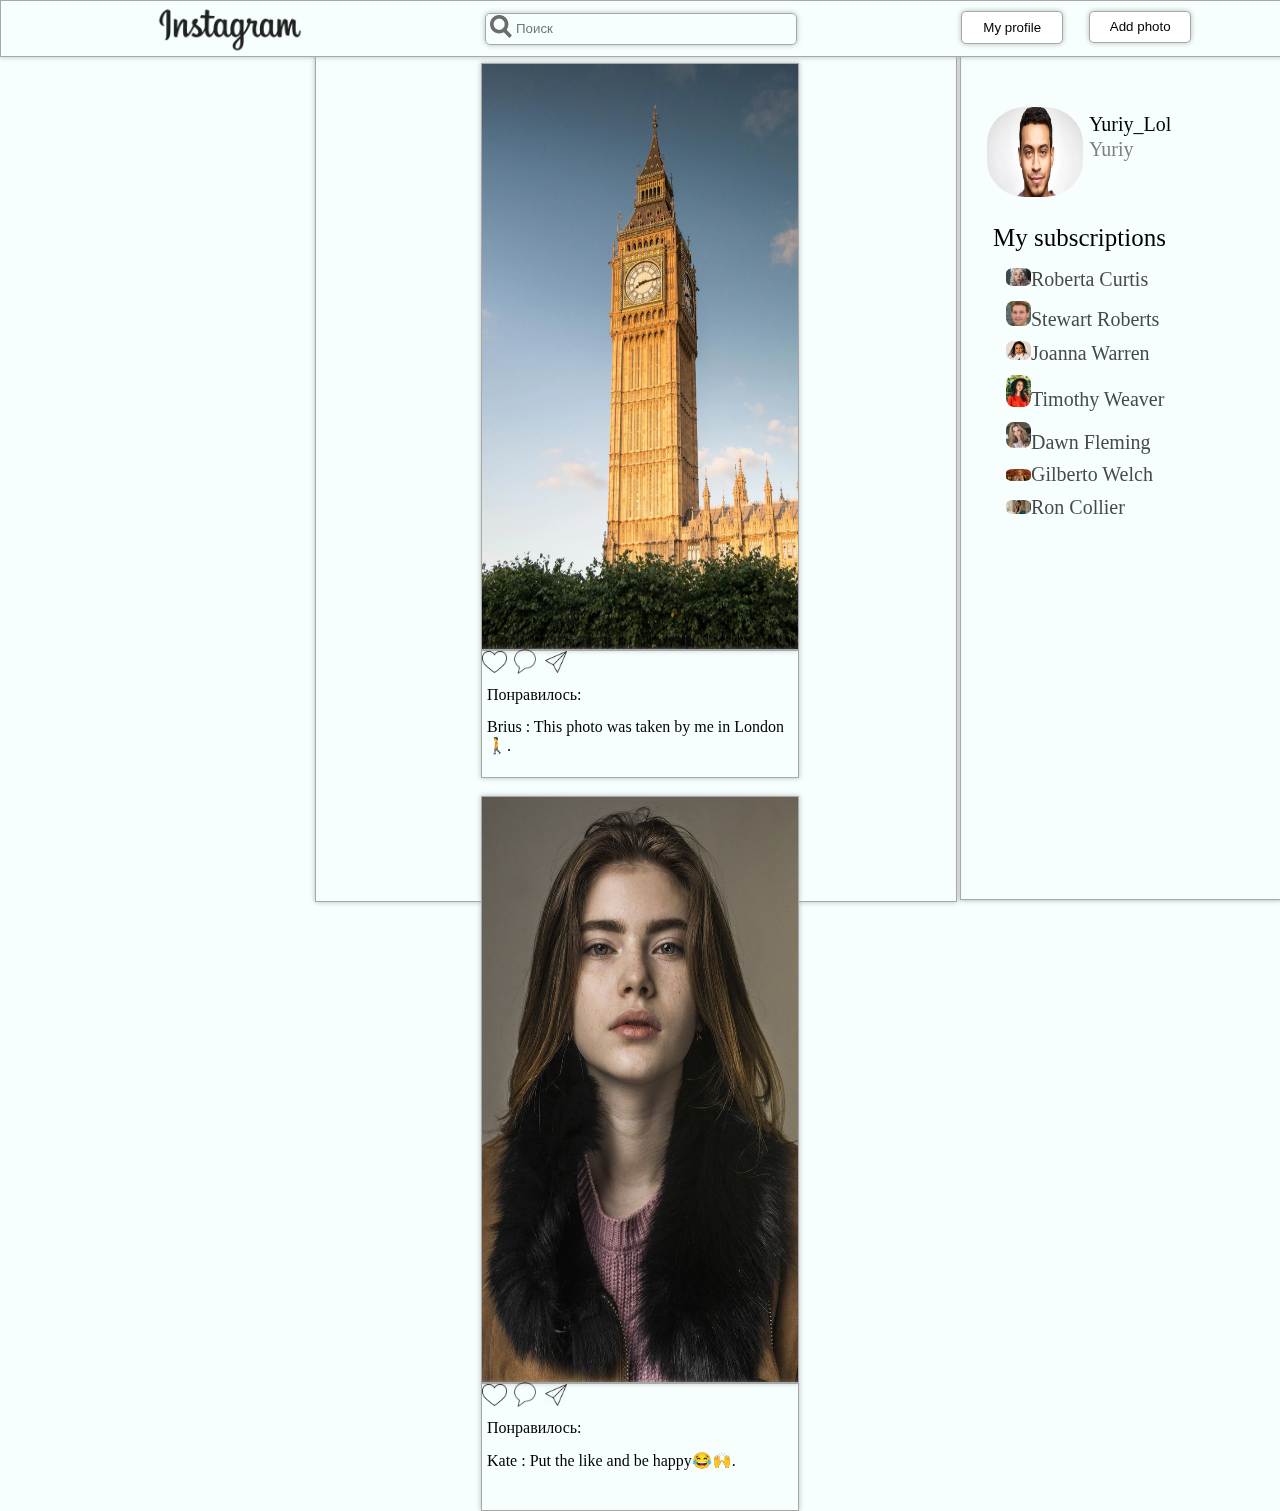
<file: index.HTML>
<!DOCTYPE html>
<html lang="en">
<head>
    <meta charest='UTF-8'>
    <title>Instagram</title>
        <link rel="stylesheet" href='styleLike.css'>
        <link rel="shortcut icon" href="pictureForProject/Instagram_icon.png" type="image/x-icon">
</head>
<body>
  <div id="header">
    <img src="pictureForProject/Instagramlogo.png" id="instaLogo">
    <input type="text" id="search" placeholder="Поиск">
    <button id="btnBackProfile">My profile</button>
    <button id="btnAddPhoto">Add photo</button>
  </div>
  <div id="modal" class="myModal">
    <div id="modal-content">
      <p id="close">&times;</p>
      <p id="inModalTitle">Do you want added post?</p>
      <input type="text" id="addNameUser" placeholder="User name">
      <textarea type="text" id="textareaInModal" placeholder="Enter text about your post"></textarea>
      <p id="error"></p>
      <button id="inModalSend">Send</button>
    </div>
  </div>

  <!-- блок с профилем -->

  <div id="profileBlock">
    <img src="pictureForProject/photoUser.jpeg" id="photoUser" alt="Photo User">
    <p id="nickUser">Yuriy_Lol</p>
    <p id="nameUser">Yuriy</p>
    <p id="mySubscriptions">My subscriptions</p>
    <ul id="subscriptionsPeople">
      <li><img src="pictureForProject/userPhoto1.jpg" width="25px">Roberta Curtis</li>
      <li><img src="pictureForProject/userPhoto2.jpg" width="25px">Stewart Roberts</li>
      <li><img src="pictureForProject/userPhoto3.jpg" width="25px">Joanna Warren</li>
      <li><img src="pictureForProject/userPhoto4.jpeg" width="25px">Timothy Weaver</li>
      <li><img src="pictureForProject/userPhoto5.jpg" width="25px">Dawn Fleming</li>
      <li><img src="pictureForProject/userPhoto6.jpg" width="25px">Gilberto Welch</li>
      <li><img src="pictureForProject/userPhoto7.jpg" width="25px">Ron Collier</li>
    </ul>
  </div>

  <!-- ---------------------------------------------------------------------->

  <div id="border"></div>

<!-- Добавляю новый пост -->

  <div id="addWindow">
    <img src="pictureForProject/InstagramHeart.png" id="addInstagramHert">
    <img src="pictureForProject/newPhoto1.jpg" id="addImgInWindow" alt="photo post">
    </div> 
     <div id="addWindowTwo">
       <img src='pictureForProject/like.png' id="addLikeBtn">
       <img src="pictureForProject/comment.png" id="addCommentBtn">
       <img src="pictureForProject/share.png" id="addShareBtn">
       <p id="addWholiked">Понравилось:</p>
        <p id="addInfoPost"></p>
  </div>
      
<!-- ------------------------------------------------------------------------ -->
   
  <div class="window">
      <img src="pictureForProject/InstagramHeart.png" class="instagramHert">
      <img src="pictureForProject/photo.jpeg" class="imgInWindow" alt="photo post">
      </div> 
       <div class="windowTwo">
         <img src='pictureForProject/like.png' id="likeBtn">
         <img src="pictureForProject/comment.png" id="commentBtn">
         <img src="pictureForProject/share.png" id="shareBtn">
         <p id="wholiked">Понравилось:</p>
          <p id="user">Brius : This photo was taken by me in London🚶.</p>
        </div>
        
        <br>

        <div class="window">
          <img src="pictureForProject/InstagramHeart.png" class="instagramHert">
          <img src="pictureForProject/photoGirl.jpg" class="imgInWindow" alt="photo post">
          </div> 
           <div class="windowTwo">
             <img src='pictureForProject/like.png' id="likeBtn">
             <img src="pictureForProject/comment.png" id="commentBtn">
             <img src="pictureForProject/share.png" id="shareBtn">
             <p id="wholiked">Понравилось:</p>
              <p id="user">Kate : Put the like and be happy😂🙌.</p>
            </div>
            <br>
      <script src="scriptLike.js"></script>
</body>
</html>
</file>
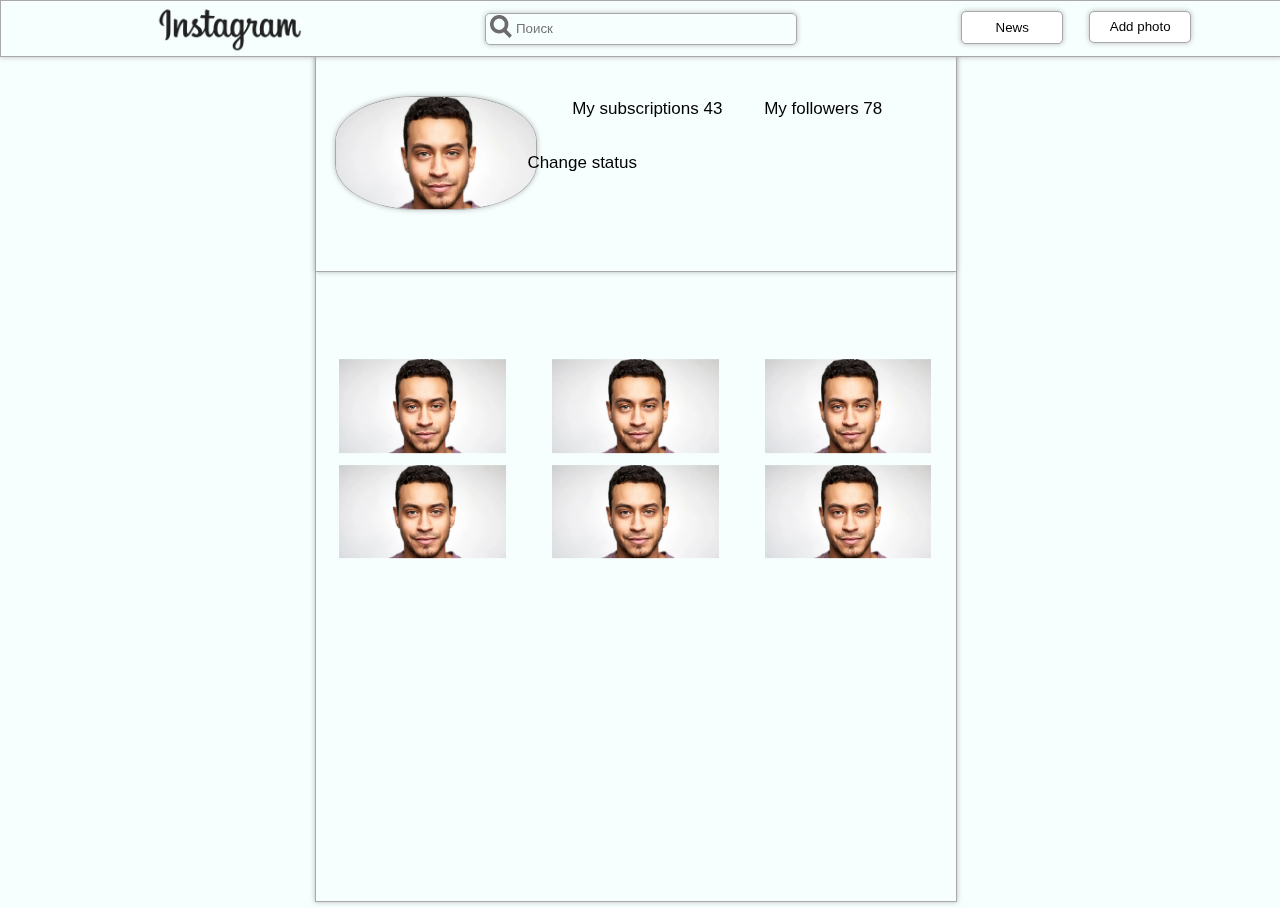
<file: myProfile.HTML>
<!DOCTYPE html>
<html lang="en">
    <head>
        <meta charset="UTF-8">
        <title>My Profile</title>
        <link rel="stylesheet" href="myProfile.css">
        <link rel="shortcut icon" href="pictureForProject\instagram_icon.png" type="imge\x-icon">
    </head>
    <body>
        <div id="header">
            <img src="pictureForProject/Instagramlogo.png" id="instaLogo">
            <input type="text" id="search" placeholder="Поиск">
            <button id="btnNews">News</button>
            <button id="btnAddPhoto">Add photo</button>
          </div>

          <div id="border">
              <div id="profile">
                <img src="pictureForProject/photoUser.jpeg" id="photoUser">
                <p id="subscriptions">My subscriptions 43</p>
                <p id="followers">My followers 78</p>
                <p id="status">Change status</p>
              </div>
              <table>
                <tr>
                  <td><img src="pictureForProject\photoUser.jpeg" class="photosProfile"></td>
                  <td><img src="pictureForProject\photoUser.jpeg" class="photosProfile"></td>
                  <td><img src="pictureForProject\photoUser.jpeg" class="photosProfile"></td>
                </tr>
                <tr>
                  <td><img src="pictureForProject\photoUser.jpeg" class="photosProfile"></td>
                  <td><img src="pictureForProject\photoUser.jpeg" class="photosProfile"></td>
                  <td><img src="pictureForProject\photoUser.jpeg" class="photosProfile"></td>
                </tr>
              </table>
          </div>
          <!-- Модальное окно на изменение статуса -->
          <div id="modal" class="myModal">
              <div id="modal-content">
                  <p id="close">&times;</p>
                <textarea id="textareaStatus" placeholder="Write a status"></textarea>
                <button id="btnModalSave">Save</button>
              </div>
          </div>
        <script src="myProfile.js"></script>
    </body>

</html>
</file>
<file: styleLike.css>
body {
 background: rgb(246, 255, 254);
}

body, html{height:100%}

#header {
    position: fixed;
    padding: 0;
    top: 0;
    left:0;
    right: 0;
    width: 100%;
    height: 55px;
    border: 1px solid rgb(168, 168, 168);
    background-color: rgb(246, 255, 254);
    z-index: 11;
    box-shadow: 0 0 5px rgb(168, 168, 168, .8);
}

#instaLogo {
    position: absolute;
    width: 150px;
    left: 12%;
}

#search {
    position: absolute;
    display: block;
    width: 250px;
    height: 30px;
    left: 50%;
    top: 50%;
    transform: translate(-50%, -50%);
    border: 1px solid rgb(168, 168, 168);
    border-radius: 5px;
    background:url(pictureForProject/search_icon.png) no-repeat 4px 1px;
    background-size: auto 80%;
    padding: 0 30px;
    box-shadow: 0 0 5px rgb(168, 168, 168, .8);
}

#btnBackProfile {
    position: absolute;
    width: 8%;
    height: 60%;
    left: 75%;
    top: 10px;
    border: 1px solid rgb(168, 168, 168);
    border-radius: 5px;
    box-shadow:0 0 5px rgb(168, 168, 168, .8);
    cursor: pointer;
    background: rgb(255, 255, 255);
}

#btnBackProfile:hover {
    background:rgb(236, 236, 236);
    transition: all ease-out .2s; 
}

#btnAddPhoto {
    position: absolute;
    width: 8%;
    height: 58%;
    left: 85%;
    top: 10px;
    border: 1px solid rgb(168, 168, 168);
    border-radius: 5px;
    box-shadow: 0 0 5px rgb(168, 168, 168, .8);
    background: #fff;
    cursor: pointer;
}

#btnAddPhoto:hover {
    background: rgb(236, 236, 236);
    transition: all ease-out .2s;
}

#profileBlock {
    position: fixed;
    width: 25%;
    height: 100%;
    border: 1px solid rgb(168, 168, 168);
    left: 75%;
    bottom: 0px;
    box-shadow: 0 0 5px rgb(168, 168, 168);
}

#border {
    position: fixed;
    margin-left: 24%;
    top: 0;
    width: 50%;
    height: 100%;
    border: 1px solid rgb(168, 168, 168);
    box-shadow: 0 0 5px rgb(168, 168, 168, .8);
}

.window {
    position: relative;
    margin: 5% auto;
    width: 25%;
    height: 65%;
    border: 1px solid rgb(168, 168, 168);
    box-shadow: 0 0 5px rgb(168, 168, 168, .8);
}

.windowTwo {
    position: relative;
    width : 25%;
    height: 14%;
    border: 1px solid rgb(168, 168, 168);
    margin:  -5% auto;
    box-shadow: 0 0 5px rgb(168, 168, 168, .8);
}

#user {
    position: absolute;
    top : 40%;
    left:  5px;
}

.imgInWindow {
    width: 100%;
    height: 100%;
    z-index: 1;
}

.instagramHert {
    position: absolute;
    display: none;
    width : 150px;
    left: 30%;
    top: 25%;
}


#likeBtn {
    position: absolute;
    width: 8%;
    cursor: pointer;
}

#commentBtn {
    position: absolute;
    width: 7%;
    left: 10%;
    top: -2%;
}

#shareBtn {
    position: absolute;
    width: 7%;
    left: 20%;
}

#wholiked {
    position: absolute;
    top: 15%;
    left: 5px;
}

#photoUser {
    position: relative;
    width: 30%;
    height: 10%;
    top: 12%;
    left: 8%;
    border-radius: 40%; 
}

#nickUser {
    position: relative;
    left: 40%;
    font-size: 20px;
}

#nameUser{
    position: relative;
    left: 40%;
    bottom: 2%;
    font-size: 20px;
    color: grey;
}

#addWindow {
    display: none;
    position: relative;
    margin: 4% auto;
    width: 25%;
    height: 65%;
    border: 1px solid rgb(168, 168, 168);
    box-shadow: 0 0 5px rgb(168, 168, 168, .8);
}

#addWindowTwo {
    display: none;
    position: relative;
    width : 25%;
    height: 14%;
    border: 1px solid rgb(168, 168, 168);
    margin:  -4% auto;
    box-shadow: 0 0 5px rgb(168, 168, 168, .8);
}

#infoPost {
    position: absolute;
    top : 40%;
    left:  5px;
}

/* Создание модального окна */

#modal {
    display: none;
    position: fixed;
    width: 100%;
    height: 100%;
    left: 0;
    top: 0;
    background:rgb(168, 168, 168, .5);
    z-index: 23;
}

#modal-content {
    position: relative;
    width: 40%;
    height: 55%;
    border: 1px solid rgb(168, 168, 168);
    box-shadow: 0 0 5px rgb(168, 168, 168, 8);
    background:rgb(236, 236, 236);
    margin: 10% auto;
}

#close {
    position: absolute;
    left: 90%;
    color: grey;
    cursor: pointer;
    font-size: 35px;
    padding: 10px;
}

#inModalTitle {
    width:300px;
    text-align: center;
    margin: 5% auto;
    font-size: 25px;
    border-bottom: 1px solid rgb(168, 168, 168);
}

#textareaInModal {
    position: absolute;
    width: 40%;
    height: 20%;
    margin: 10% 30% auto;
    font-size: 20px;
}

#inModalSend {
    position: absolute;
    width: 20%;
    height: 10%;
    margin: 42% 40% auto;
    border: 1px solid rgb(168, 168, 168);
    box-shadow: 0 0 5px rgb(168, 168, 168, .8);
    background: #fff;
    cursor: pointer;
}

#inModalSend:hover {
    background:rgb(236, 236, 236);
    transition: all ease-out .2s;
}

#error {
    position: absolute;
    width: 50%;
    margin: 30% 25% auto;
    text-align: center;
}

#addNameUser {
    position: absolute;
    width: 20%;
    margin: 2% 40% auto;
}

/* добавленный пост */

#addInstagramHert {
    position: absolute;
    display: none;
    width : 150px;
    left: 30%;
    top: 25%;
}

#addImgInWindow {
    width: 100%;
    height: 100%;
    z-index: 1;
}

#addLikeBtn {
    position: absolute;
    width: 8%;
}

#addShareBtn {
    position: absolute;
    width: 7%;
    left: 20%;
}

#addCommentBtn {
    position: absolute;
    width: 7%;
    left: 10%;
    top: -2%;
}

#addWholiked {
    position: absolute;
    top: 15%;
    left: 5px;
}

#addInfoPost {
    position: absolute;
    top : 40%;
    left:  5px;
}

/* ------------------------------------------- */

#mySubscriptions {
    position: absolute;
    width: 60%;
    left: 10%;
    font-size: 25px;
}

#subscriptionsPeople  {
    position: absolute;
    color: rgb(73, 73, 73);
    list-style-type: none;
    margin: 20% auto;
    font-size: 20px;
}

#subscriptionsPeople li {
    padding: 5px;
    cursor: pointer;

}

#subscriptionsPeople li:hover {
    color: rgb(63, 63, 63);
    box-shadow: 0 0 5px #000;
    transition: all ease-out .3s;
}

#subscriptionsPeople li img {
    border-radius: 30%;
}
</file>
<file: myProfile.css>
body {
    background: rgb(246, 255, 254);
   }
   
   body, html{height:100%}
   
#header {
    position: fixed;
    padding: 0;
    top: 0;
    left:0;
    right: 0;
    width: 100%;
    height: 55px;
    border: 1px solid rgb(168, 168, 168);
    background-color: rgb(246, 255, 254);
    z-index: 11;
    box-shadow: 0 0 5px rgb(168, 168, 168, .8);
}

#instaLogo {
    position: absolute;
    width: 150px;
    left: 12%;
    cursor: pointer;
}

#search {
    position: absolute;
    display: block;
    width: 250px;
    height: 30px;
    left: 50%;
    top: 50%;
    transform: translate(-50%, -50%);
    border: 1px solid rgb(168, 168, 168);
    border-radius: 5px;
    background:url(pictureForProject/search_icon.png) no-repeat 4px 1px;
    background-size: auto 80%;
    padding: 0 30px;
    box-shadow: 0 0 5px rgb(168, 168, 168, .8);
}

#btnNews {
    position: absolute;
    width: 8%;
    height: 60%;
    left: 75%;
    top: 10px;
    border: 1px solid rgb(168, 168, 168);
    border-radius: 5px;
    box-shadow:0 0 5px rgb(168, 168, 168, .8);
    cursor: pointer;
    background: rgb(255, 255, 255);
}

#btnNews:hover {
    background:rgb(236, 236, 236);
    transition: all ease-out .2s; 
}

#btnAddPhoto {
    position: absolute;
    width: 8%;
    height: 58%;
    left: 85%;
    top: 10px;
    border: 1px solid rgb(168, 168, 168);
    border-radius: 5px;
    box-shadow: 0 0 5px rgb(168, 168, 168, .8);
    background: #fff;
    cursor: pointer;
}

#btnAddPhoto:hover {
    background: rgb(236, 236, 236);
    transition: all ease-out .2s;
}

#border {
    position: fixed;
    margin-left: 24%;
    top: 0;
    width: 50%;
    height: 100%;
    border: 1px solid rgb(168, 168, 168);
    box-shadow: 0 0 5px rgb(168, 168, 168, .8);
}

#profile {
    position: absolute;
    width: 100%;
    height: 30%;
    border-bottom: 1px solid rgb(168, 168, 168);
    box-shadow: 0 0 5px rgb(168, 168, 168, .8);
}

#photoUser {
    position: absolute;
    width: 200px;
    top: 35%;
    left: 3%;
    border-radius: 40%;
    border: 1px solid rgb(168, 168, 168);
    box-shadow: 0 0 5px rgb(168, 168, 168, .8);
}

#subscriptions {
    position: absolute;
    top: 30%;
    left: 40%;
    font-size: 17px;
    font-family: arial;
}

#followers {
    position: absolute;
    top: 30%;
    left: 70%;
    font-size: 17px;
    font-family: arial;
}

#status {
    position: absolute;
    top: 50%;
    left: 33%;
    font-family: arial;
    font-size: 17px;
    cursor: pointer;
}

#status:hover {
    color:rgb(168, 168, 168);
    transition: all ease-out .2s;
}

#modal {
    position: fixed;
    display: none;
    width: 100%;
    height: 100%;
    top: 0;
    left: 0;
    background:rgb(168, 168, 168, .5);
    z-index: 12;
}

#modal-content {
    position: relative;
    width: 30%;
    height: 30%;
    margin: 10% auto;
    border: 1px solid rgb(168, 168, 168);
    text-align: center;
    background:rgb(236, 236, 236);

}

#close {
    position: absolute;
    left: 90%;
    font-size: 30px;
    cursor: pointer;
}

#textareaStatus {
    position: absolute;
    width: 40%;
    height: 20%;
    margin: 10% -21% auto;
    font-size: 20px;
}

#btnModalSave {
    position: absolute;
    width: 30%;
    height: 20%;
    margin: 25% -15% auto;
}

.photosProfile {
    position: relative;
    width: 80%;
    margin: 2px auto;
    transform: translate( 12%, -50%);
    top: 400px;
}
</file>
